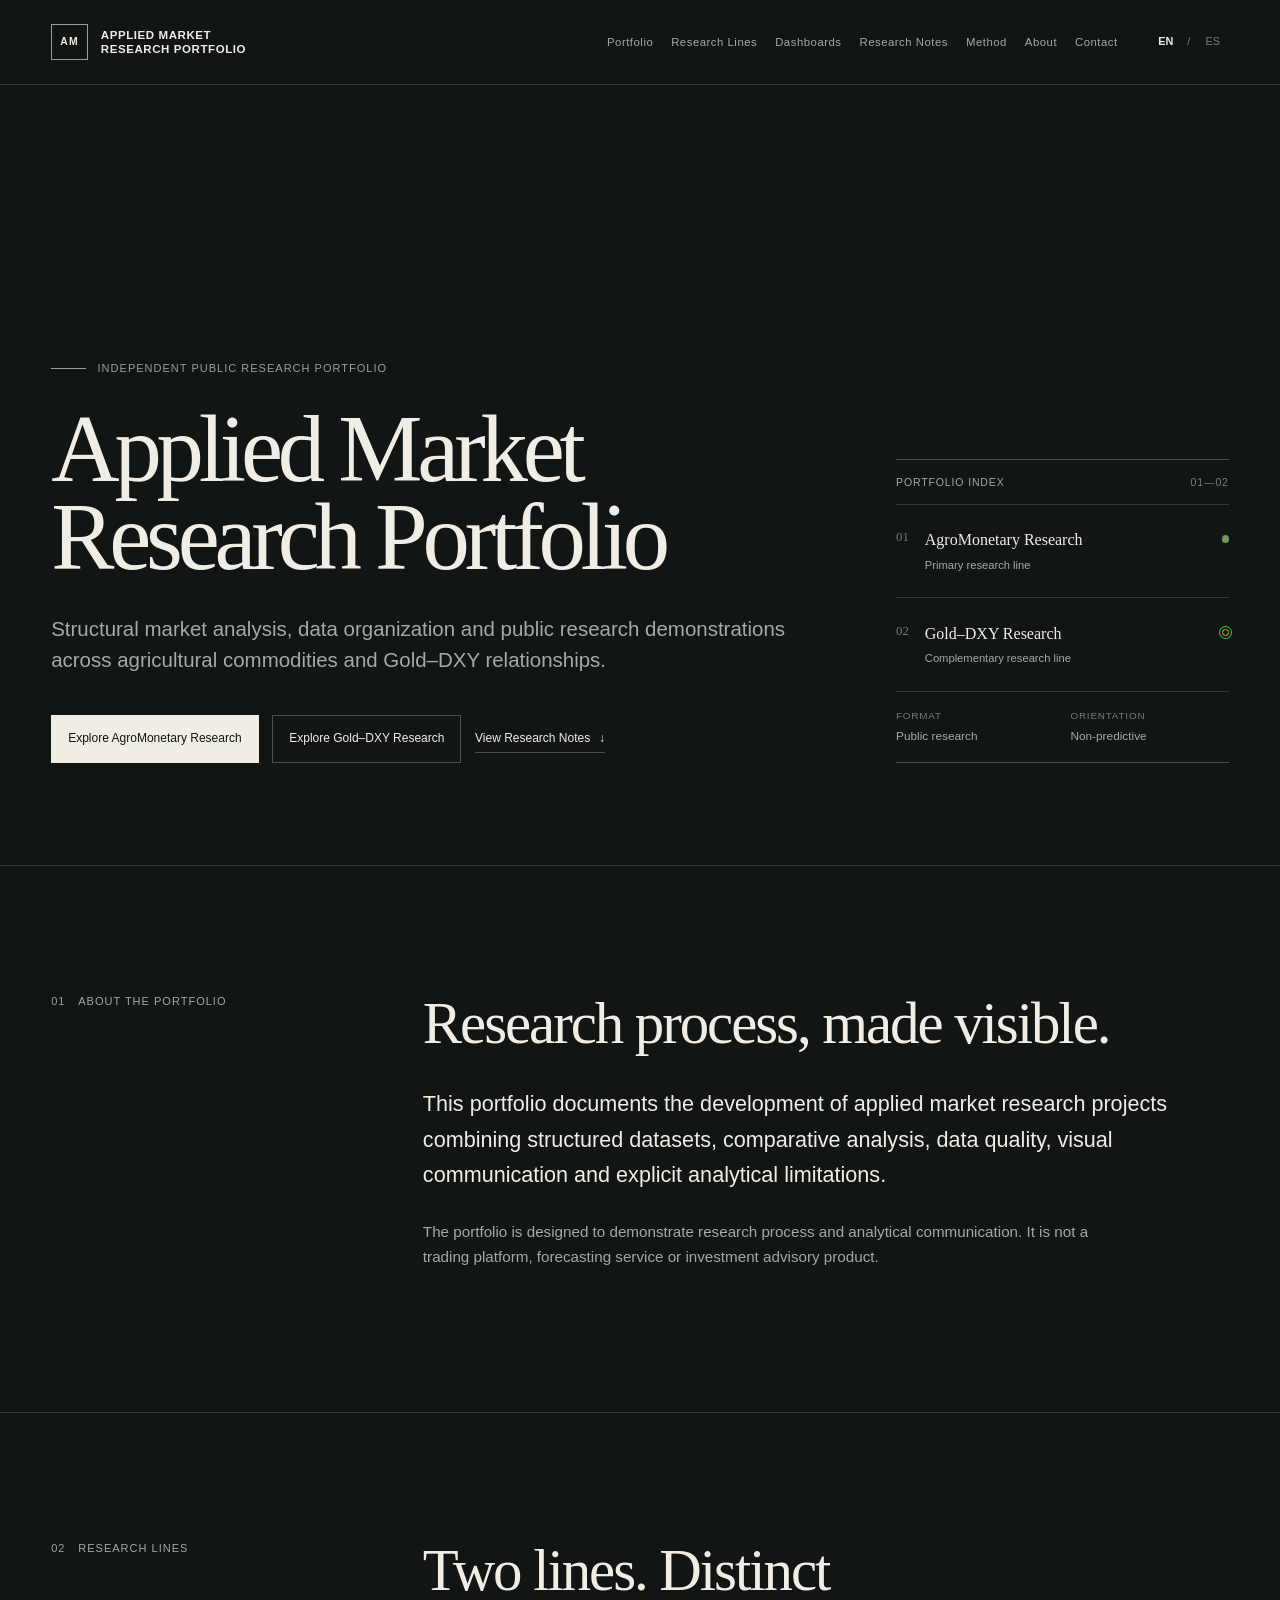
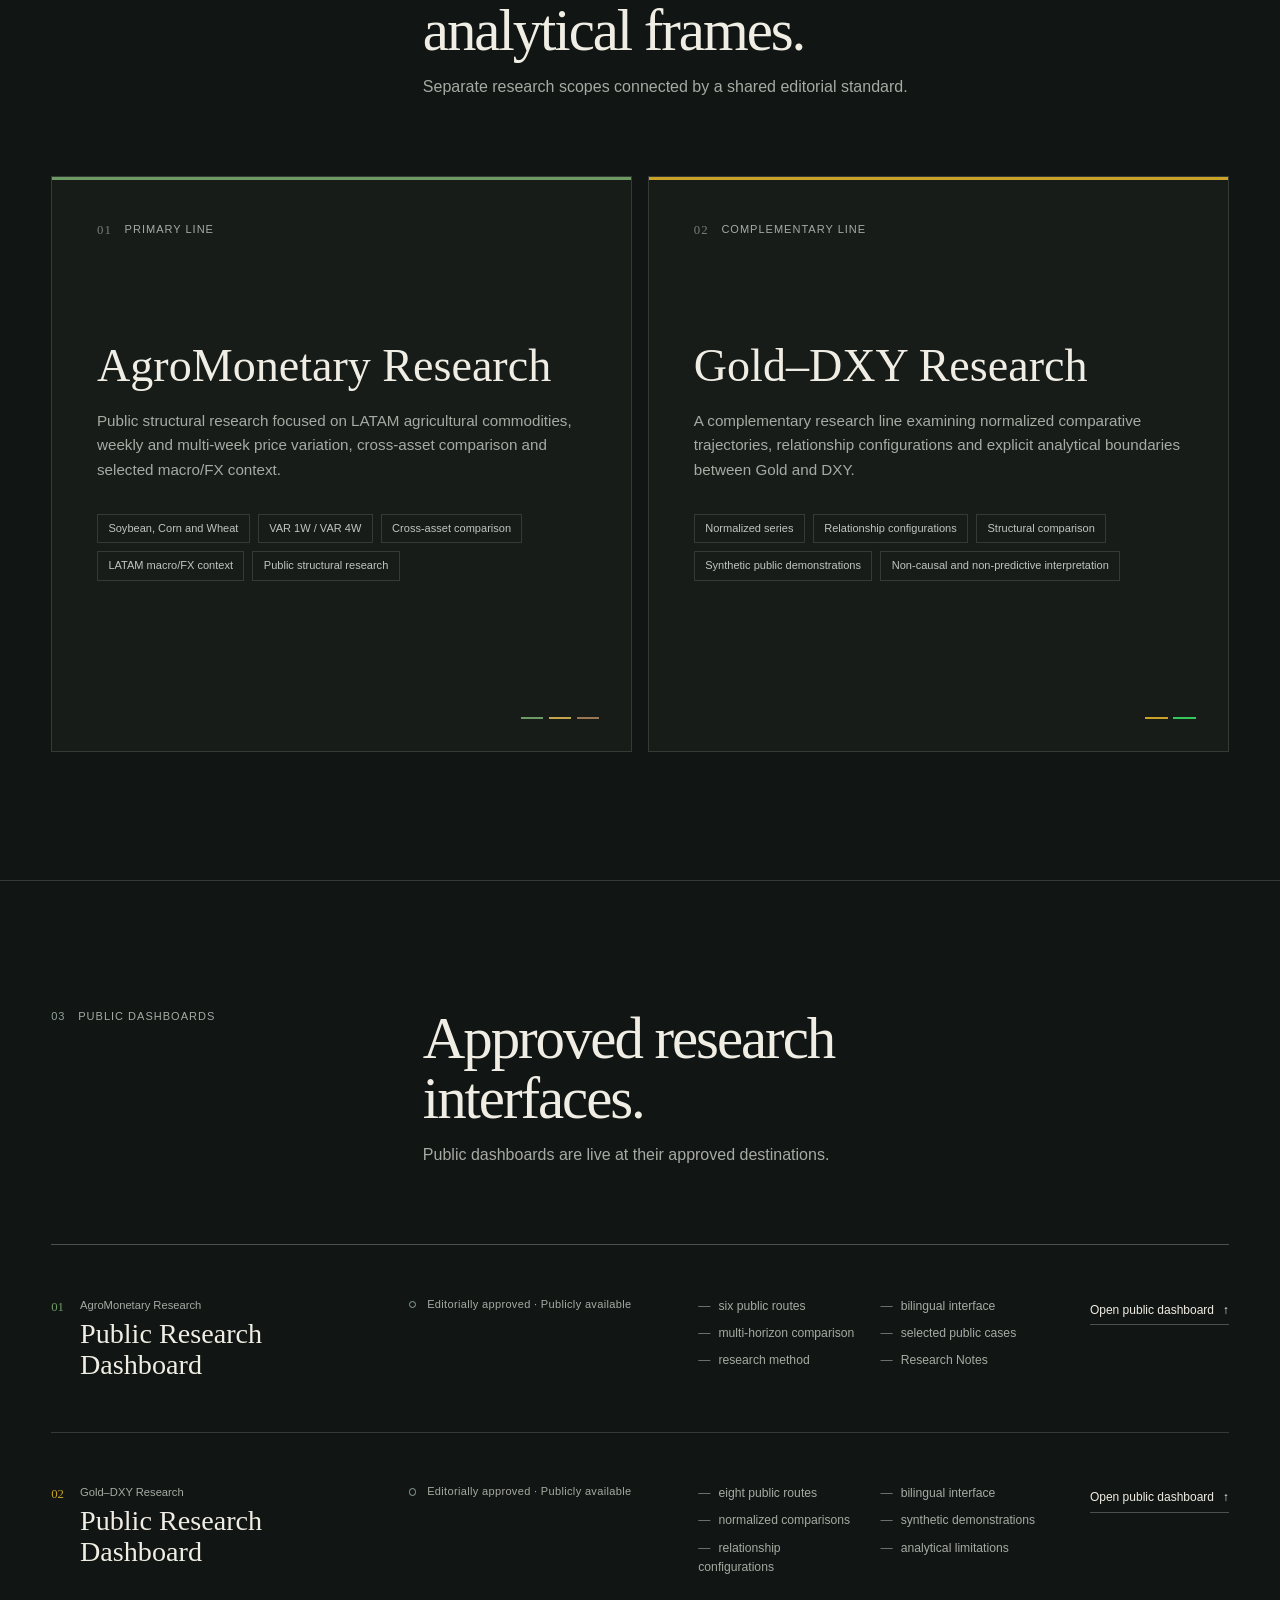
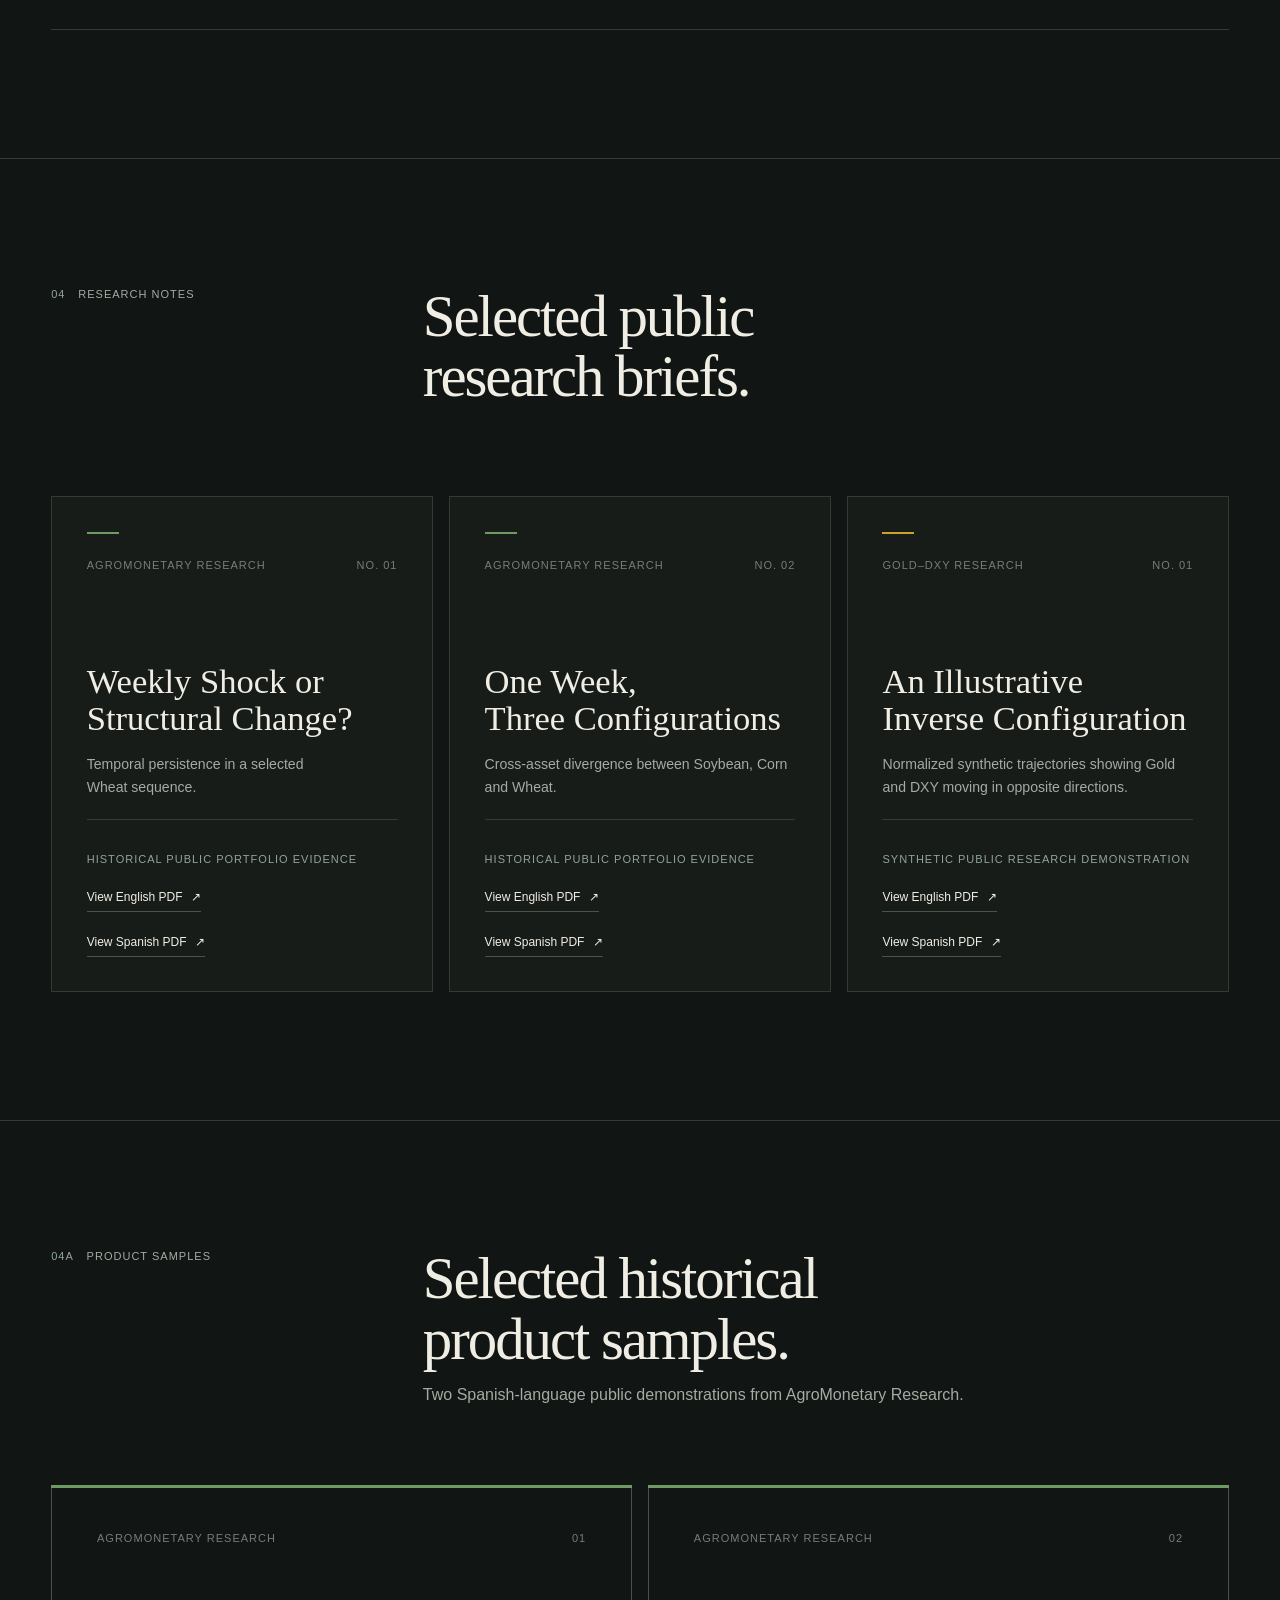
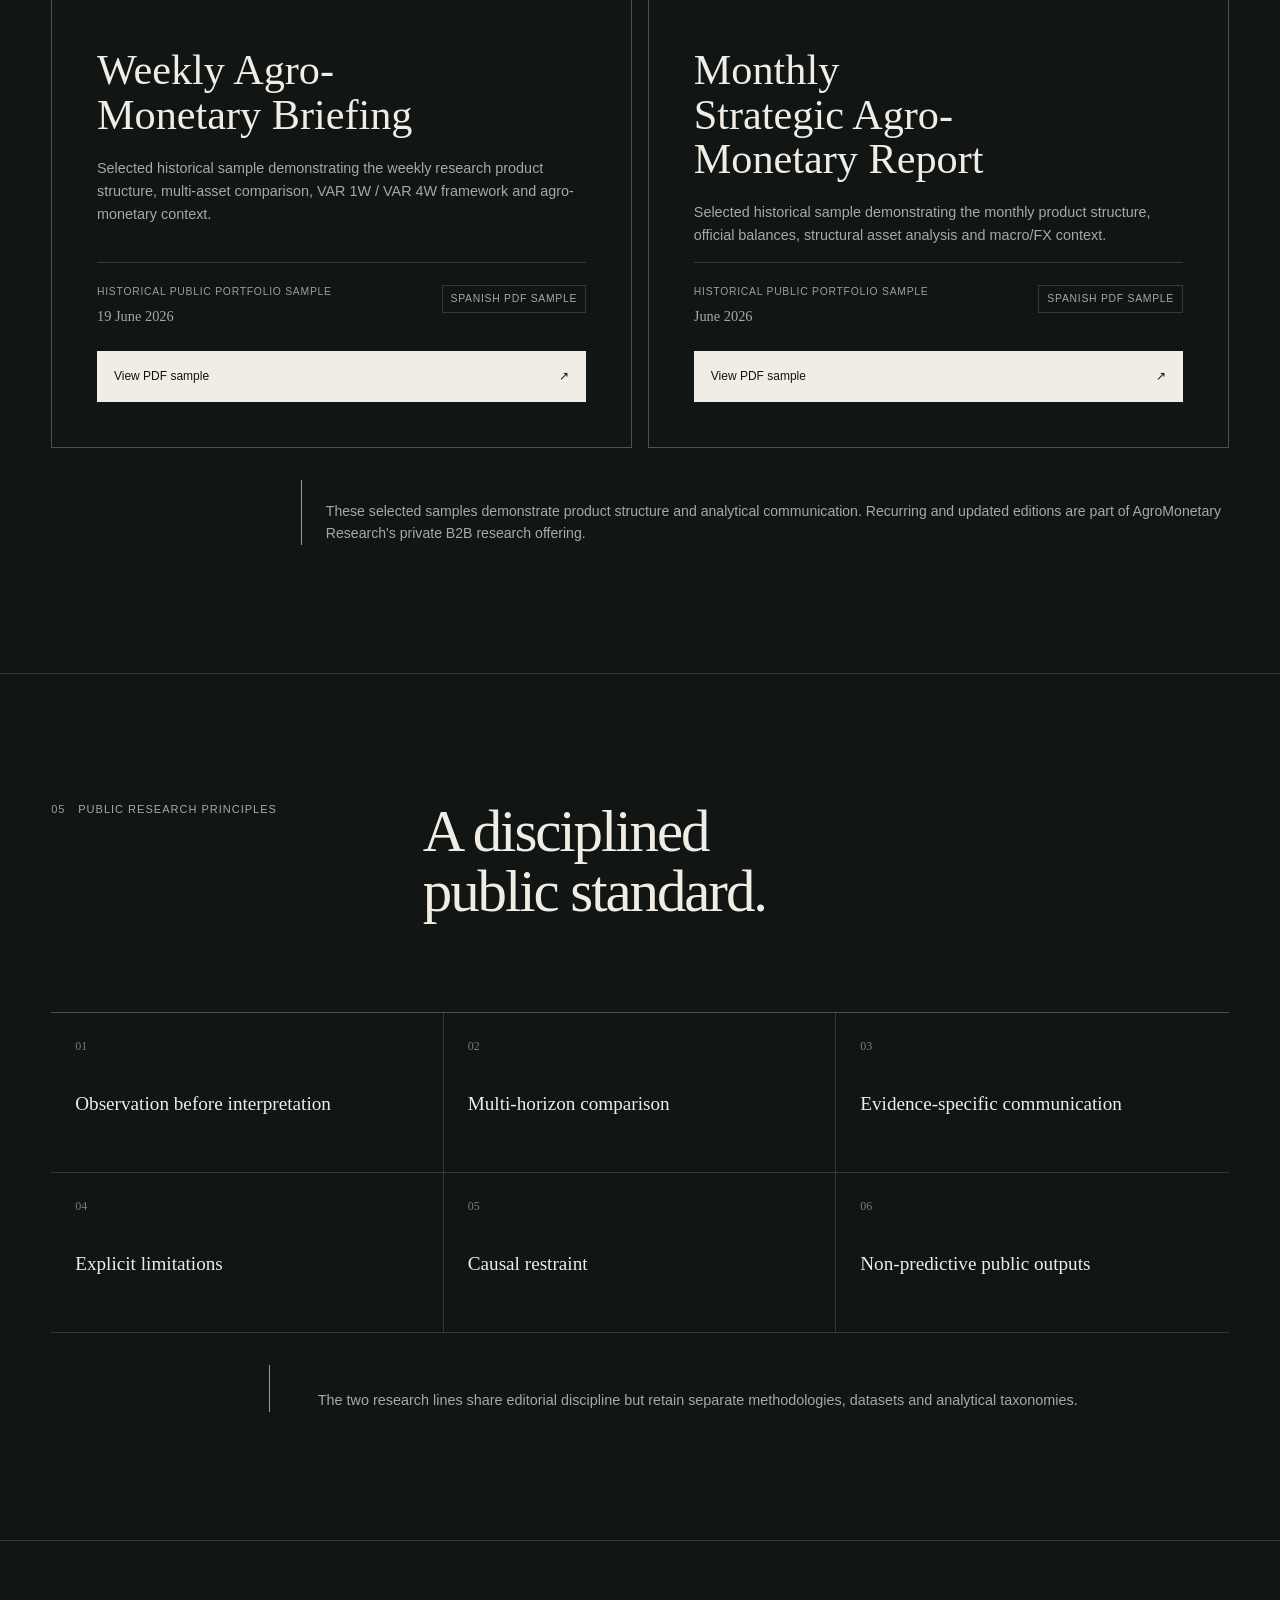
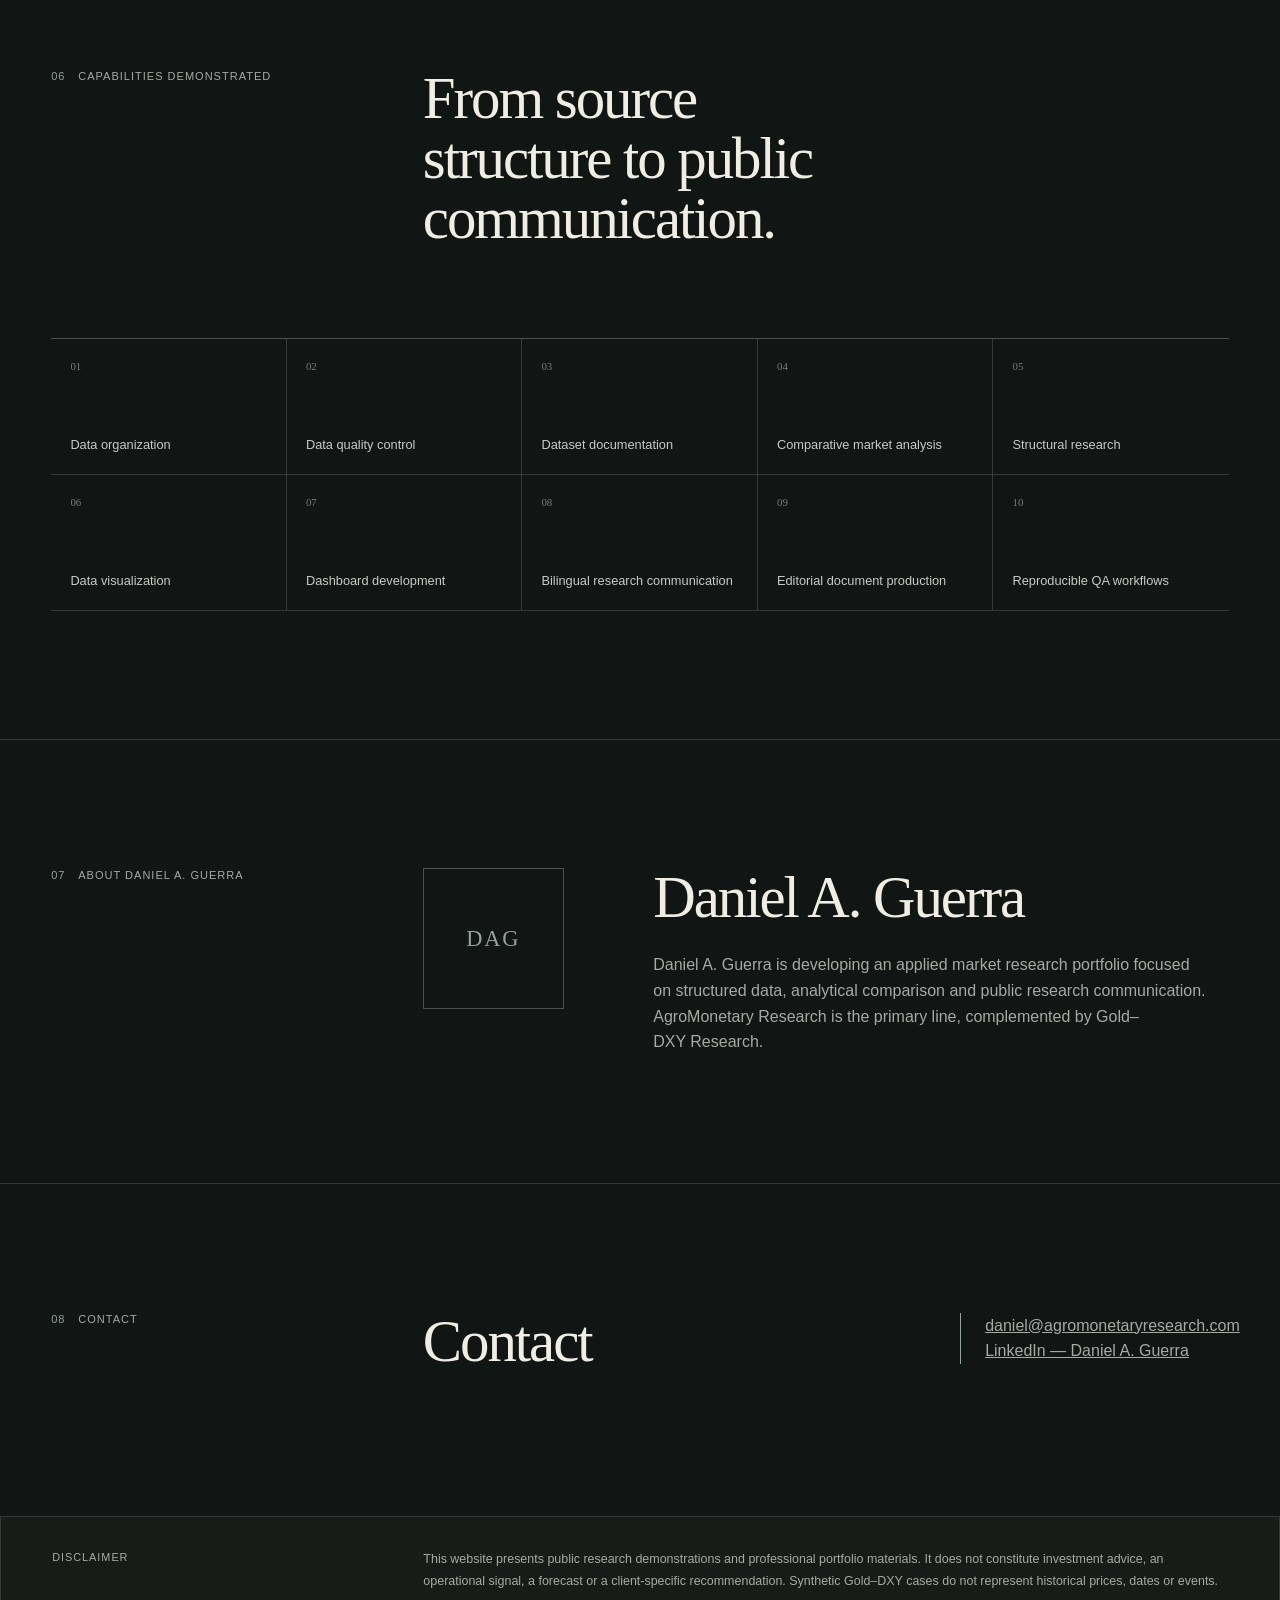
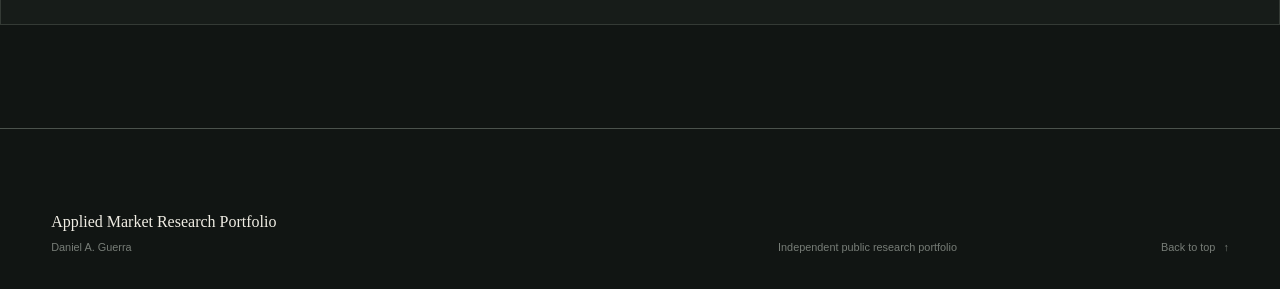
<file: index.html>
<!doctype html>
<html lang="en" data-language="en">
  <head>
    <meta charset="utf-8">
    <meta name="viewport" content="width=device-width, initial-scale=1">
    <meta name="description" content="Applied market research portfolio by Daniel A. Guerra, connecting AgroMonetary Research and Gold–DXY Research.">
    <meta name="theme-color" content="#111513">
    <title>Applied Market Research Portfolio — Daniel A. Guerra</title>
    <link rel="canonical" href="https://agromonetaryresearch.com/">
    <link rel="stylesheet" href="styles.css">
    <script src="script.js" defer></script>
  </head>
  <body>
    <a class="skip-link" href="#main-content">
      <span class="lang-en">Skip to main content</span>
      <span class="lang-es" lang="es">Ir al contenido principal</span>
    </a>

    <header class="site-header" id="portfolio">
      <div class="header-inner">
        <a class="brand" href="#portfolio" aria-label="Applied Market Research Portfolio — home">
          <span class="brand-mark" aria-hidden="true">AM</span>
          <span class="brand-text">Applied Market<br>Research Portfolio</span>
        </a>

        <button class="menu-toggle" type="button" aria-expanded="false" aria-controls="primary-navigation">
          <span class="lang-en">Menu</span>
          <span class="lang-es" lang="es">Menú</span>
          <span class="menu-icon" aria-hidden="true"><i></i><i></i></span>
        </button>

        <nav class="primary-nav" id="primary-navigation" aria-label="Primary navigation">
          <a href="#portfolio">
            <span class="lang-en">Portfolio</span><span class="lang-es" lang="es">Portafolio</span>
          </a>
          <a href="#research-lines">
            <span class="lang-en">Research Lines</span><span class="lang-es" lang="es">Líneas</span>
          </a>
          <a href="#dashboards">
            <span class="lang-en">Dashboards</span><span class="lang-es" lang="es">Dashboards</span>
          </a>
          <a href="#research-notes">Research Notes</a>
          <a href="#method">
            <span class="lang-en">Method</span><span class="lang-es" lang="es">Método</span>
          </a>
          <a href="#about">
            <span class="lang-en">About</span><span class="lang-es" lang="es">Perfil</span>
          </a>
          <a href="#contact">
            <span class="lang-en">Contact</span><span class="lang-es" lang="es">Contacto</span>
          </a>
        </nav>

        <div class="language-control" role="group" aria-label="Language selection">
          <button type="button" data-set-language="en" aria-pressed="true">EN</button>
          <span aria-hidden="true">/</span>
          <button type="button" data-set-language="es" aria-pressed="false">ES</button>
        </div>
      </div>
    </header>

    <main id="main-content">
      <section class="hero section-shell" aria-labelledby="hero-title">
        <div class="hero-copy">
          <p class="eyebrow">
            <span class="lang-en">Independent public research portfolio</span>
            <span class="lang-es" lang="es">Portafolio público de investigación independiente</span>
          </p>
          <h1 id="hero-title">
            <span class="lang-en">Applied Market<br>Research Portfolio</span>
            <span class="lang-es" lang="es">Portafolio de Investigación<br>Aplicada de Mercados</span>
          </h1>
          <p class="hero-lede">
            <span class="lang-en">Structural market analysis, data organization and public research demonstrations across agricultural commodities and Gold–DXY relationships.</span>
            <span class="lang-es" lang="es">Análisis estructural de mercados, organización de datos y demostraciones públicas de investigación sobre commodities agrícolas y relaciones Gold–DXY.</span>
          </p>
          <div class="hero-actions" aria-label="Portfolio entry points">
            <a class="button button-primary" href="#agromonetary">
              <span class="lang-en">Explore AgroMonetary Research</span>
              <span class="lang-es" lang="es">Explorar AgroMonetary Research</span>
            </a>
            <a class="button button-secondary" href="#gold-dxy">
              <span class="lang-en">Explore Gold–DXY Research</span>
              <span class="lang-es" lang="es">Explorar Gold–DXY Research</span>
            </a>
            <a class="text-link" href="#research-notes">
              <span class="lang-en">View Research Notes</span>
              <span class="lang-es" lang="es">Ver Research Notes</span>
              <span aria-hidden="true">↓</span>
            </a>
          </div>
        </div>

        <aside class="hero-index" aria-label="Portfolio summary">
          <div class="index-heading">
            <span class="lang-en">Portfolio index</span>
            <span class="lang-es" lang="es">Índice del portafolio</span>
            <span class="index-number">01—02</span>
          </div>
          <ol>
            <li>
              <span class="line-number">01</span>
              <div>
                <strong>AgroMonetary Research</strong>
                <span class="lang-en">Primary research line</span>
                <span class="lang-es" lang="es">Línea principal</span>
              </div>
              <span class="index-dot agro-dot" aria-hidden="true"></span>
            </li>
            <li>
              <span class="line-number">02</span>
              <div>
                <strong>Gold–DXY Research</strong>
                <span class="lang-en">Complementary research line</span>
                <span class="lang-es" lang="es">Línea complementaria</span>
              </div>
              <span class="index-dot gold-dot" aria-hidden="true"></span>
            </li>
          </ol>
          <dl class="hero-meta">
            <div>
              <dt><span class="lang-en">Format</span><span class="lang-es" lang="es">Formato</span></dt>
              <dd><span class="lang-en">Public research</span><span class="lang-es" lang="es">Investigación pública</span></dd>
            </div>
            <div>
              <dt><span class="lang-en">Orientation</span><span class="lang-es" lang="es">Orientación</span></dt>
              <dd><span class="lang-en">Non-predictive</span><span class="lang-es" lang="es">No predictiva</span></dd>
            </div>
          </dl>
        </aside>
      </section>

      <section class="about-portfolio section-shell rule-top" aria-labelledby="portfolio-heading">
        <div class="section-label"><span>01</span><span class="lang-en">About the Portfolio</span><span class="lang-es" lang="es">Sobre el portafolio</span></div>
        <div class="section-content editorial-copy">
          <h2 id="portfolio-heading">
            <span class="lang-en">Research process, made visible.</span>
            <span class="lang-es" lang="es">El proceso de investigación, visible.</span>
          </h2>
          <p>
            <span class="lang-en">This portfolio documents the development of applied market research projects combining structured datasets, comparative analysis, data quality, visual communication and explicit analytical limitations.</span>
            <span class="lang-es" lang="es">Este portafolio documenta el desarrollo de proyectos de investigación aplicada de mercados que combinan datasets estructurados, análisis comparativo, calidad de datos, comunicación visual y limitaciones analíticas explícitas.</span>
          </p>
          <p class="muted-copy">
            <span class="lang-en">The portfolio is designed to demonstrate research process and analytical communication. It is not a trading platform, forecasting service or investment advisory product.</span>
            <span class="lang-es" lang="es">El portafolio está diseñado para demostrar procesos de investigación y comunicación analítica. No es una plataforma de trading, un servicio de previsión ni un producto de asesoramiento de inversión.</span>
          </p>
        </div>
      </section>

      <section class="research-section section-shell rule-top" id="research-lines" aria-labelledby="research-lines-heading">
        <div class="section-intro">
          <div class="section-label"><span>02</span><span class="lang-en">Research Lines</span><span class="lang-es" lang="es">Líneas de investigación</span></div>
          <div>
            <h2 id="research-lines-heading">
              <span class="lang-en">Two lines. Distinct analytical frames.</span>
              <span class="lang-es" lang="es">Dos líneas. Marcos analíticos distintos.</span>
            </h2>
            <p class="section-summary">
              <span class="lang-en">Separate research scopes connected by a shared editorial standard.</span>
              <span class="lang-es" lang="es">Ámbitos de investigación separados, conectados por un estándar editorial común.</span>
            </p>
          </div>
        </div>

        <div class="research-grid">
          <article class="research-panel research-panel-agro" id="agromonetary">
            <div class="panel-kicker"><span class="line-number">01</span><span class="lang-en">Primary line</span><span class="lang-es" lang="es">Línea principal</span></div>
            <h3>AgroMonetary Research</h3>
            <p>
              <span class="lang-en">Public structural research focused on LATAM agricultural commodities, weekly and multi-week price variation, cross-asset comparison and selected macro/FX context.</span>
              <span class="lang-es" lang="es">Investigación estructural pública centrada en commodities agrícolas de LATAM, variación semanal y multisemanal de precios, comparación entre activos y contexto macro/FX seleccionado.</span>
            </p>
            <ul class="tag-list" aria-label="AgroMonetary Research coverage">
              <li>Soybean, Corn and Wheat</li>
              <li>VAR 1W / VAR 4W</li>
              <li><span class="lang-en">Cross-asset comparison</span><span class="lang-es" lang="es">Comparación entre activos</span></li>
              <li><span class="lang-en">LATAM macro/FX context</span><span class="lang-es" lang="es">Contexto macro/FX de LATAM</span></li>
              <li><span class="lang-en">Public structural research</span><span class="lang-es" lang="es">Investigación estructural pública</span></li>
            </ul>
            <div class="crop-key" aria-hidden="true"><i></i><i></i><i></i></div>
          </article>

          <article class="research-panel research-panel-gold" id="gold-dxy">
            <div class="panel-kicker"><span class="line-number">02</span><span class="lang-en">Complementary line</span><span class="lang-es" lang="es">Línea complementaria</span></div>
            <h3>Gold–DXY Research</h3>
            <p>
              <span class="lang-en">A complementary research line examining normalized comparative trajectories, relationship configurations and explicit analytical boundaries between Gold and DXY.</span>
              <span class="lang-es" lang="es">Línea de investigación complementaria que examina trayectorias comparativas normalizadas, configuraciones de relación y límites analíticos explícitos entre el oro y el DXY.</span>
            </p>
            <ul class="tag-list" aria-label="Gold–DXY Research coverage">
              <li><span class="lang-en">Normalized series</span><span class="lang-es" lang="es">Series normalizadas</span></li>
              <li><span class="lang-en">Relationship configurations</span><span class="lang-es" lang="es">Configuraciones de relación</span></li>
              <li><span class="lang-en">Structural comparison</span><span class="lang-es" lang="es">Comparación estructural</span></li>
              <li><span class="lang-en">Synthetic public demonstrations</span><span class="lang-es" lang="es">Demostraciones públicas sintéticas</span></li>
              <li><span class="lang-en">Non-causal and non-predictive interpretation</span><span class="lang-es" lang="es">Interpretación no causal y no predictiva</span></li>
            </ul>
            <div class="series-key" aria-hidden="true"><i></i><i></i></div>
          </article>
        </div>
      </section>

      <section class="dashboards-section section-shell rule-top" id="dashboards" aria-labelledby="dashboards-heading">
        <div class="section-intro">
          <div class="section-label"><span>03</span><span class="lang-en">Public Dashboards</span><span class="lang-es" lang="es">Dashboards públicos</span></div>
          <div>
            <h2 id="dashboards-heading">
              <span class="lang-en">Approved research interfaces.</span>
              <span class="lang-es" lang="es">Interfaces de investigación aprobadas.</span>
            </h2>
            <p class="section-summary">
              <span class="lang-en">Public dashboards are live at their approved destinations.</span>
              <span class="lang-es" lang="es">Los dashboards públicos están activos en sus destinos aprobados.</span>
            </p>
          </div>
        </div>

        <div class="dashboard-list">
          <article class="dashboard-card dashboard-agro">
            <div class="dashboard-title">
              <span class="card-number">01</span>
              <div><p>AgroMonetary Research</p><h3>Public Research Dashboard</h3></div>
            </div>
            <div class="status"><span aria-hidden="true"></span><span class="lang-en">Editorially approved · Publicly available</span><span class="lang-es" lang="es">Aprobado editorialmente · Disponible públicamente</span></div>
            <ul>
              <li><span class="lang-en">six public routes</span><span class="lang-es" lang="es">seis rutas públicas</span></li>
              <li><span class="lang-en">bilingual interface</span><span class="lang-es" lang="es">interfaz bilingüe</span></li>
              <li><span class="lang-en">multi-horizon comparison</span><span class="lang-es" lang="es">comparación multihorizonte</span></li>
              <li><span class="lang-en">selected public cases</span><span class="lang-es" lang="es">casos públicos seleccionados</span></li>
              <li><span class="lang-en">research method</span><span class="lang-es" lang="es">método de investigación</span></li>
              <li>Research Notes</li>
            </ul>
            <a class="text-link" href="https://agromonetary-research.streamlit.app/" target="_blank" rel="noopener noreferrer"><span class="lang-en">Open public dashboard</span><span class="lang-es" lang="es">Abrir dashboard público</span><span aria-hidden="true">↑</span></a>
          </article>

          <article class="dashboard-card dashboard-gold">
            <div class="dashboard-title">
              <span class="card-number">02</span>
              <div><p>Gold–DXY Research</p><h3>Public Research Dashboard</h3></div>
            </div>
            <div class="status"><span aria-hidden="true"></span><span class="lang-en">Editorially approved · Publicly available</span><span class="lang-es" lang="es">Aprobado editorialmente · Disponible públicamente</span></div>
            <ul>
              <li><span class="lang-en">eight public routes</span><span class="lang-es" lang="es">ocho rutas públicas</span></li>
              <li><span class="lang-en">bilingual interface</span><span class="lang-es" lang="es">interfaz bilingüe</span></li>
              <li><span class="lang-en">normalized comparisons</span><span class="lang-es" lang="es">comparaciones normalizadas</span></li>
              <li><span class="lang-en">synthetic demonstrations</span><span class="lang-es" lang="es">demostraciones sintéticas</span></li>
              <li><span class="lang-en">relationship configurations</span><span class="lang-es" lang="es">configuraciones de relación</span></li>
              <li><span class="lang-en">analytical limitations</span><span class="lang-es" lang="es">limitaciones analíticas</span></li>
            </ul>
            <a class="text-link" href="https://gold-dxy-research.streamlit.app/" target="_blank" rel="noopener noreferrer"><span class="lang-en">Open public dashboard</span><span class="lang-es" lang="es">Abrir dashboard público</span><span aria-hidden="true">↑</span></a>
          </article>
        </div>
      </section>

      <section class="notes-section section-shell rule-top" id="research-notes" aria-labelledby="notes-heading">
        <div class="section-intro">
          <div class="section-label"><span>04</span><span>Research Notes</span></div>
          <div>
            <h2 id="notes-heading">
              <span class="lang-en">Selected public research briefs.</span>
              <span class="lang-es" lang="es">Notas públicas de investigación seleccionadas.</span>
            </h2>
          </div>
        </div>

        <div class="notes-grid">
          <article class="note-card note-agro">
            <div class="note-meta"><span>AgroMonetary Research</span><span>No. 01</span></div>
            <h3><span class="lang-en">Weekly Shock or Structural Change?</span><span class="lang-es" lang="es">¿Shock semanal o cambio estructural?</span></h3>
            <p><span class="lang-en">Temporal persistence in a selected Wheat sequence.</span><span class="lang-es" lang="es">Persistencia temporal en una secuencia seleccionada de Wheat.</span></p>
            <div class="note-footer">
              <span class="evidence-label"><span class="lang-en">Historical public portfolio evidence</span><span class="lang-es" lang="es">Evidencia histórica pública del portafolio</span></span>
              <a class="text-link" href="assets/documents/agro/AMR_Research_Note_01_EN.pdf" target="_blank" rel="noopener noreferrer" type="application/pdf"><span class="lang-en">View English PDF</span><span class="lang-es" lang="es">Ver PDF en inglés</span><span aria-hidden="true">↗</span></a>
              <a class="text-link" href="assets/documents/agro/AMR_Research_Note_01_ES.pdf" target="_blank" rel="noopener noreferrer" type="application/pdf"><span class="lang-en">View Spanish PDF</span><span class="lang-es" lang="es">Ver PDF en español</span><span aria-hidden="true">↗</span></a>
            </div>
          </article>

          <article class="note-card note-agro">
            <div class="note-meta"><span>AgroMonetary Research</span><span>No. 02</span></div>
            <h3><span class="lang-en">One Week, Three Configurations</span><span class="lang-es" lang="es">Una semana, tres configuraciones</span></h3>
            <p><span class="lang-en">Cross-asset divergence between Soybean, Corn and Wheat.</span><span class="lang-es" lang="es">Divergencia entre Soybean, Corn y Wheat.</span></p>
            <div class="note-footer">
              <span class="evidence-label"><span class="lang-en">Historical public portfolio evidence</span><span class="lang-es" lang="es">Evidencia histórica pública del portafolio</span></span>
              <a class="text-link" href="assets/documents/agro/AMR_Research_Note_02_EN.pdf" target="_blank" rel="noopener noreferrer" type="application/pdf"><span class="lang-en">View English PDF</span><span class="lang-es" lang="es">Ver PDF en inglés</span><span aria-hidden="true">↗</span></a>
              <a class="text-link" href="assets/documents/agro/AMR_Research_Note_02_ES.pdf" target="_blank" rel="noopener noreferrer" type="application/pdf"><span class="lang-en">View Spanish PDF</span><span class="lang-es" lang="es">Ver PDF en español</span><span aria-hidden="true">↗</span></a>
            </div>
          </article>

          <article class="note-card note-gold">
            <div class="note-meta"><span>Gold–DXY Research</span><span>No. 01</span></div>
            <h3><span class="lang-en">An Illustrative Inverse Configuration</span><span class="lang-es" lang="es">Una configuración inversa ilustrativa</span></h3>
            <p><span class="lang-en">Normalized synthetic trajectories showing Gold and DXY moving in opposite directions.</span><span class="lang-es" lang="es">Trayectorias sintéticas normalizadas que muestran Gold y DXY moviéndose en direcciones opuestas.</span></p>
            <div class="note-footer">
              <span class="evidence-label"><span class="lang-en">Synthetic public research demonstration</span><span class="lang-es" lang="es">Demostración pública de investigación sintética</span></span>
              <a class="text-link" href="assets/documents/gold-dxy/Gold_DXY_Research_Note_01_EN.pdf" target="_blank" rel="noopener noreferrer" type="application/pdf"><span class="lang-en">View English PDF</span><span class="lang-es" lang="es">Ver PDF en inglés</span><span aria-hidden="true">↗</span></a>
              <a class="text-link" href="assets/documents/gold-dxy/Gold_DXY_Research_Note_01_ES.pdf" target="_blank" rel="noopener noreferrer" type="application/pdf"><span class="lang-en">View Spanish PDF</span><span class="lang-es" lang="es">Ver PDF en español</span><span aria-hidden="true">↗</span></a>
            </div>
          </article>
        </div>
      </section>

      <section class="samples-section section-shell rule-top" id="product-samples" aria-labelledby="samples-heading">
        <div class="section-intro">
          <div class="section-label"><span>04A</span><span class="lang-en">Product Samples</span><span class="lang-es" lang="es">Muestras de producto</span></div>
          <div>
            <h2 id="samples-heading">
              <span class="lang-en">Selected historical product samples.</span>
              <span class="lang-es" lang="es">Muestras históricas de producto seleccionadas.</span>
            </h2>
            <p class="section-summary">
              <span class="lang-en">Two Spanish-language public demonstrations from AgroMonetary Research.</span>
              <span class="lang-es" lang="es">Dos demostraciones públicas en español de AgroMonetary Research.</span>
            </p>
          </div>
        </div>

        <div class="samples-grid">
          <article class="sample-card">
            <div class="sample-kicker"><span>AgroMonetary Research</span><span>01</span></div>
            <h3>
              <span class="lang-en">Weekly Agro-Monetary Briefing</span>
              <span class="lang-es" lang="es">Briefing Agro-Monetario Semanal</span>
            </h3>
            <p>
              <span class="lang-en">Selected historical sample demonstrating the weekly research product structure, multi-asset comparison, VAR 1W / VAR 4W framework and agro-monetary context.</span>
              <span class="lang-es" lang="es">Muestra histórica seleccionada que presenta la estructura del producto semanal, comparación entre activos, marco VAR 1W / VAR 4W y contexto agro-monetario.</span>
            </p>
            <div class="sample-meta">
              <div>
                <span class="sample-status"><span class="lang-en">Historical public portfolio sample</span><span class="lang-es" lang="es">Muestra pública histórica de portafolio</span></span>
                <time datetime="2026-06-19"><span class="lang-en">19 June 2026</span><span class="lang-es" lang="es">19 de junio de 2026</span></time>
              </div>
              <span class="sample-language"><span class="lang-en">Spanish PDF sample</span><span class="lang-es" lang="es">Muestra PDF en español</span></span>
            </div>
            <a class="sample-link" href="assets/documents/agro/AMR_Weekly_Briefing_Public_Sample_ES.pdf" target="_blank" rel="noopener" type="application/pdf">
              <span class="lang-en">View PDF sample</span><span class="lang-es" lang="es">Ver muestra PDF</span><span aria-hidden="true">↗</span>
            </a>
          </article>

          <article class="sample-card">
            <div class="sample-kicker"><span>AgroMonetary Research</span><span>02</span></div>
            <h3>
              <span class="lang-en">Monthly Strategic Agro-Monetary Report</span>
              <span class="lang-es" lang="es">Informe Estratégico Agro-Monetario Mensual</span>
            </h3>
            <p>
              <span class="lang-en">Selected historical sample demonstrating the monthly product structure, official balances, structural asset analysis and macro/FX context.</span>
              <span class="lang-es" lang="es">Muestra histórica seleccionada que presenta la estructura del producto mensual, balances oficiales, análisis estructural por activo y contexto macro/FX.</span>
            </p>
            <div class="sample-meta">
              <div>
                <span class="sample-status"><span class="lang-en">Historical public portfolio sample</span><span class="lang-es" lang="es">Muestra pública histórica de portafolio</span></span>
                <time datetime="2026-06"><span class="lang-en">June 2026</span><span class="lang-es" lang="es">Junio de 2026</span></time>
              </div>
              <span class="sample-language"><span class="lang-en">Spanish PDF sample</span><span class="lang-es" lang="es">Muestra PDF en español</span></span>
            </div>
            <a class="sample-link" href="assets/documents/agro/AMR_Monthly_Strategic_Report_Public_Sample_ES.pdf" target="_blank" rel="noopener" type="application/pdf">
              <span class="lang-en">View PDF sample</span><span class="lang-es" lang="es">Ver muestra PDF</span><span aria-hidden="true">↗</span>
            </a>
          </article>
        </div>

        <p class="samples-clarification">
          <span class="lang-en">These selected samples demonstrate product structure and analytical communication. Recurring and updated editions are part of AgroMonetary Research's private B2B research offering.</span>
          <span class="lang-es" lang="es">Estas muestras seleccionadas demuestran la estructura del producto y la comunicación analítica. Las ediciones recurrentes y actualizadas forman parte de la oferta privada de investigación B2B de AgroMonetary Research.</span>
        </p>
      </section>

      <section class="principles-section section-shell rule-top" id="method" aria-labelledby="principles-heading">
        <div class="section-intro">
          <div class="section-label"><span>05</span><span class="lang-en">Public Research Principles</span><span class="lang-es" lang="es">Principios de investigación pública</span></div>
          <div>
            <h2 id="principles-heading">
              <span class="lang-en">A disciplined public standard.</span>
              <span class="lang-es" lang="es">Un estándar público disciplinado.</span>
            </h2>
          </div>
        </div>

        <ol class="principles-grid">
          <li><span>01</span><strong class="lang-en">Observation before interpretation</strong><strong class="lang-es" lang="es">Observación antes que interpretación</strong></li>
          <li><span>02</span><strong class="lang-en">Multi-horizon comparison</strong><strong class="lang-es" lang="es">Comparación multihorizonte</strong></li>
          <li><span>03</span><strong class="lang-en">Evidence-specific communication</strong><strong class="lang-es" lang="es">Comunicación específica de la evidencia</strong></li>
          <li><span>04</span><strong class="lang-en">Explicit limitations</strong><strong class="lang-es" lang="es">Limitaciones explícitas</strong></li>
          <li><span>05</span><strong class="lang-en">Causal restraint</strong><strong class="lang-es" lang="es">Prudencia causal</strong></li>
          <li><span>06</span><strong class="lang-en">Non-predictive public outputs</strong><strong class="lang-es" lang="es">Productos públicos no predictivos</strong></li>
        </ol>

        <p class="method-clarification">
          <span class="lang-en">The two research lines share editorial discipline but retain separate methodologies, datasets and analytical taxonomies.</span>
          <span class="lang-es" lang="es">Las dos líneas comparten disciplina editorial, pero conservan metodologías, datasets y taxonomías analíticas independientes.</span>
        </p>
      </section>

      <section class="capabilities-section section-shell rule-top" aria-labelledby="capabilities-heading">
        <div class="section-intro">
          <div class="section-label"><span>06</span><span class="lang-en">Capabilities Demonstrated</span><span class="lang-es" lang="es">Capacidades demostradas</span></div>
          <h2 id="capabilities-heading">
            <span class="lang-en">From source structure to public communication.</span>
            <span class="lang-es" lang="es">De la estructura de fuentes a la comunicación pública.</span>
          </h2>
        </div>
        <ul class="capabilities-grid">
          <li><span>01</span><span class="lang-en">Data organization</span><span class="lang-es" lang="es">Organización de datos</span></li>
          <li><span>02</span><span class="lang-en">Data quality control</span><span class="lang-es" lang="es">Control de calidad de datos</span></li>
          <li><span>03</span><span class="lang-en">Dataset documentation</span><span class="lang-es" lang="es">Documentación de datasets</span></li>
          <li><span>04</span><span class="lang-en">Comparative market analysis</span><span class="lang-es" lang="es">Análisis comparativo de mercados</span></li>
          <li><span>05</span><span class="lang-en">Structural research</span><span class="lang-es" lang="es">Investigación estructural</span></li>
          <li><span>06</span><span class="lang-en">Data visualization</span><span class="lang-es" lang="es">Visualización de datos</span></li>
          <li><span>07</span><span class="lang-en">Dashboard development</span><span class="lang-es" lang="es">Desarrollo de dashboards</span></li>
          <li><span>08</span><span class="lang-en">Bilingual research communication</span><span class="lang-es" lang="es">Comunicación bilingüe de investigación</span></li>
          <li><span>09</span><span class="lang-en">Editorial document production</span><span class="lang-es" lang="es">Producción editorial de documentos</span></li>
          <li><span>10</span><span class="lang-en">Reproducible QA workflows</span><span class="lang-es" lang="es">Flujos de QA reproducibles</span></li>
        </ul>
      </section>

      <section class="profile-section section-shell rule-top" id="about" aria-labelledby="profile-heading">
        <div class="section-label"><span>07</span><span class="lang-en">About Daniel A. Guerra</span><span class="lang-es" lang="es">Sobre Daniel A. Guerra</span></div>
        <div class="profile-content">
          <p class="profile-initials" aria-hidden="true">DAG</p>
          <div>
            <h2 id="profile-heading">Daniel A. Guerra</h2>
            <p>
              <span class="lang-en">Daniel A. Guerra is developing an applied market research portfolio focused on structured data, analytical comparison and public research communication. AgroMonetary Research is the primary line, complemented by Gold–DXY Research.</span>
              <span class="lang-es" lang="es">Daniel A. Guerra desarrolla un portafolio de investigación aplicada de mercados centrado en datos estructurados, comparación analítica y comunicación pública de investigación. AgroMonetary Research es la línea principal, complementada por Gold–DXY Research.</span>
            </p>
          </div>
        </div>
      </section>

      <section class="contact-section section-shell rule-top" id="contact" aria-labelledby="contact-heading">
        <div class="section-label"><span>08</span><span class="lang-en">Contact</span><span class="lang-es" lang="es">Contacto</span></div>
        <div class="contact-content">
          <h2 id="contact-heading">
            <span class="lang-en">Contact</span>
            <span class="lang-es" lang="es">Contacto</span>
          </h2>
          <p>
            <a href="mailto:daniel@agromonetaryresearch.com">daniel@agromonetaryresearch.com</a><br>
            <a href="https://www.linkedin.com/in/daniel-a-guerra" target="_blank" rel="noopener noreferrer">LinkedIn — Daniel A. Guerra</a>
          </p>
        </div>
      </section>

      <section class="disclaimer-section section-shell" aria-labelledby="disclaimer-heading">
        <h2 id="disclaimer-heading"><span class="lang-en">Disclaimer</span><span class="lang-es" lang="es">Aviso legal</span></h2>
        <p>
          <span class="lang-en">This website presents public research demonstrations and professional portfolio materials. It does not constitute investment advice, an operational signal, a forecast or a client-specific recommendation. Synthetic Gold–DXY cases do not represent historical prices, dates or events.</span>
          <span class="lang-es" lang="es">Este sitio presenta demostraciones públicas de investigación y materiales de portafolio profesional. No constituye asesoramiento de inversión, una señal operativa, una previsión ni una recomendación específica para clientes. Los casos sintéticos Gold–DXY no representan precios, fechas ni acontecimientos históricos.</span>
        </p>
      </section>
    </main>

    <footer class="site-footer">
      <div class="section-shell footer-inner">
        <div>
          <strong>Applied Market Research Portfolio</strong>
          <span>Daniel A. Guerra</span>
        </div>
        <p><span class="lang-en">Independent public research portfolio</span><span class="lang-es" lang="es">Portafolio público de investigación independiente</span></p>
        <a href="#portfolio"><span class="lang-en">Back to top</span><span class="lang-es" lang="es">Volver arriba</span><span aria-hidden="true">↑</span></a>
      </div>
    </footer>
  </body>
</html>
</file>
<file: styles.css>
:root {
  color-scheme: dark;
  --bg: #111513;
  --surface: #171c19;
  --surface-raised: #1c211e;
  --text: #f0ede4;
  --muted: #a7aaa3;
  --faint: #777d77;
  --border: #343a35;
  --border-strong: #4b524c;
  --accent: #92a49a;
  --accent-dark: #29362f;
  --soy: #6e9a64;
  --corn: #c4a44d;
  --wheat: #9a7653;
  --gold: #c9a227;
  --dxy: #34c759;
  --max-width: 1280px;
  --gutter: clamp(1.25rem, 4vw, 4rem);
  --section-space: clamp(5rem, 10vw, 9rem);
  --sans: Inter, "Helvetica Neue", Helvetica, Arial, sans-serif;
  --serif: Georgia, "Times New Roman", serif;
}

*,
*::before,
*::after {
  box-sizing: border-box;
}

html {
  scroll-behavior: smooth;
  scroll-padding-top: 6rem;
}

body {
  margin: 0;
  min-width: 320px;
  overflow-x: hidden;
  background: var(--bg);
  color: var(--text);
  font-family: var(--sans);
  font-size: 1rem;
  line-height: 1.6;
  -webkit-font-smoothing: antialiased;
}

button,
a {
  font: inherit;
}

a {
  color: inherit;
}

button {
  color: inherit;
}

h1,
h2,
h3,
p {
  margin-top: 0;
}

h1,
h2,
h3 {
  text-wrap: balance;
}

p {
  text-wrap: pretty;
}

.lang-es {
  display: none !important;
}

html[data-language="es"] .lang-en {
  display: none !important;
}

html[data-language="es"] .lang-es {
  display: inline !important;
}

.skip-link {
  position: fixed;
  z-index: 100;
  top: 0;
  left: 0;
  width: 1px;
  height: 1px;
  margin: -1px;
  padding: 0;
  overflow: hidden;
  clip: rect(0 0 0 0);
  clip-path: inset(50%);
  white-space: nowrap;
  border: 0;
  background: var(--text);
  color: var(--bg);
  text-decoration: none;
}

.skip-link:focus,
.skip-link:focus-visible {
  top: 0.75rem;
  left: 0.75rem;
  width: auto;
  height: auto;
  margin: 0;
  padding: 0.7rem 1rem;
  overflow: visible;
  clip: auto;
  clip-path: none;
  white-space: normal;
}

:focus-visible {
  outline: 2px solid var(--text);
  outline-offset: 4px;
}

.section-shell {
  width: min(100%, var(--max-width));
  margin-inline: auto;
  padding-inline: var(--gutter);
}

.site-header {
  position: relative;
  z-index: 20;
  border-bottom: 1px solid var(--border);
  background: rgba(17, 21, 19, 0.97);
}

.header-inner {
  display: grid;
  grid-template-columns: minmax(14rem, 1fr) auto auto;
  align-items: center;
  gap: 2rem;
  width: min(100%, var(--max-width));
  min-height: 5.25rem;
  margin-inline: auto;
  padding-inline: var(--gutter);
}

.brand {
  display: inline-flex;
  align-items: center;
  gap: 0.8rem;
  width: fit-content;
  text-decoration: none;
}

.brand-mark {
  display: grid;
  place-items: center;
  width: 2.3rem;
  height: 2.3rem;
  border: 1px solid var(--accent);
  color: var(--text);
  font-size: 0.65rem;
  font-weight: 700;
  letter-spacing: 0.12em;
}

.brand-text {
  font-size: 0.72rem;
  font-weight: 650;
  line-height: 1.25;
  letter-spacing: 0.05em;
  text-transform: uppercase;
}

.primary-nav {
  display: flex;
  align-items: center;
  gap: clamp(0.8rem, 1.4vw, 1.4rem);
}

.primary-nav a {
  position: relative;
  color: var(--muted);
  font-size: 0.71rem;
  letter-spacing: 0.045em;
  text-decoration: none;
  white-space: nowrap;
}

.primary-nav a::after {
  position: absolute;
  right: 0;
  bottom: -0.45rem;
  left: 0;
  height: 1px;
  transform: scaleX(0);
  background: var(--text);
  content: "";
  transform-origin: left;
  transition: transform 160ms ease;
}

.primary-nav a:hover,
.primary-nav a:focus-visible {
  color: var(--text);
}

.primary-nav a:hover::after,
.primary-nav a:focus-visible::after {
  transform: scaleX(1);
}

.language-control {
  display: flex;
  align-items: center;
  gap: 0.35rem;
  color: var(--faint);
  font-size: 0.68rem;
  letter-spacing: 0.08em;
}

.language-control button {
  min-width: 2rem;
  padding: 0.35rem 0.25rem;
  border: 0;
  background: transparent;
  color: var(--faint);
  cursor: pointer;
}

.language-control button[aria-pressed="true"] {
  color: var(--text);
  font-weight: 700;
}

.menu-toggle {
  display: none;
}

.hero {
  display: grid;
  grid-template-columns: minmax(0, 1.45fr) minmax(20rem, 0.65fr);
  gap: clamp(3rem, 8vw, 7rem);
  align-items: end;
  min-height: min(780px, calc(100svh - 5.25rem));
  padding-top: clamp(5rem, 10vw, 8rem);
  padding-bottom: clamp(4rem, 8vw, 7rem);
}

.eyebrow,
.section-label,
.panel-kicker,
.note-meta,
.status,
.evidence-label,
.pdf-status {
  font-size: 0.69rem;
  line-height: 1.35;
  letter-spacing: 0.09em;
  text-transform: uppercase;
}

.eyebrow {
  display: flex;
  align-items: center;
  gap: 0.7rem;
  margin-bottom: 1.8rem;
  color: var(--accent);
}

.eyebrow::before {
  width: 2.2rem;
  height: 1px;
  background: var(--accent);
  content: "";
}

.hero h1 {
  max-width: 13ch;
  margin-bottom: 2rem;
  font-family: var(--serif);
  font-size: clamp(3.35rem, 7.4vw, 7.3rem);
  font-weight: 400;
  line-height: 0.93;
  letter-spacing: -0.055em;
}

html[data-language="es"] .hero h1 {
  max-width: 16ch;
  font-size: clamp(2.9rem, 6.4vw, 6.3rem);
}

.hero-lede {
  max-width: 47rem;
  margin-bottom: 2.4rem;
  color: var(--muted);
  font-size: clamp(1.05rem, 1.6vw, 1.3rem);
  line-height: 1.55;
}

.hero-actions {
  display: flex;
  flex-wrap: wrap;
  gap: 0.85rem;
  align-items: center;
}

.button {
  display: inline-flex;
  align-items: center;
  justify-content: center;
  min-height: 3rem;
  padding: 0.7rem 1rem;
  border: 1px solid var(--border-strong);
  font-size: 0.75rem;
  line-height: 1.2;
  text-decoration: none;
}

.button-primary {
  border-color: var(--text);
  background: var(--text);
  color: var(--bg);
}

.button-primary:hover {
  background: transparent;
  color: var(--text);
}

.button-secondary:hover {
  border-color: var(--accent);
  background: var(--accent-dark);
}

.text-link {
  display: inline-flex;
  align-items: center;
  gap: 0.55rem;
  width: fit-content;
  padding: 0.4rem 0;
  border-bottom: 1px solid var(--border-strong);
  color: var(--text);
  font-size: 0.75rem;
  line-height: 1.25;
  text-decoration: none;
}

.text-link:hover {
  border-color: var(--text);
}

.hero-index {
  border-top: 1px solid var(--border-strong);
  border-bottom: 1px solid var(--border-strong);
}

.index-heading {
  display: flex;
  justify-content: space-between;
  padding: 0.85rem 0;
  color: var(--muted);
  font-size: 0.66rem;
  letter-spacing: 0.08em;
  text-transform: uppercase;
}

.index-number {
  color: var(--faint);
}

.hero-index ol {
  margin: 0;
  padding: 0;
  list-style: none;
}

.hero-index li {
  display: grid;
  grid-template-columns: auto 1fr auto;
  gap: 1rem;
  align-items: start;
  padding: 1.4rem 0;
  border-top: 1px solid var(--border);
}

.line-number,
.card-number {
  color: var(--faint);
  font-family: var(--serif);
  font-size: 0.8rem;
}

.hero-index strong {
  display: block;
  margin-bottom: 0.25rem;
  font-family: var(--serif);
  font-size: 1rem;
  font-weight: 400;
}

.hero-index li div > span {
  display: block;
  color: var(--muted);
  font-size: 0.7rem;
}

.index-dot {
  width: 0.45rem;
  height: 0.45rem;
  margin-top: 0.5rem;
  border-radius: 50%;
}

.agro-dot {
  background: var(--soy);
}

.gold-dot {
  border: 1px solid var(--gold);
  box-shadow: 0 0 0 2px var(--bg), 0 0 0 3px var(--dxy);
}

.hero-meta {
  display: grid;
  grid-template-columns: 1fr 1fr;
  gap: 1rem;
  margin: 0;
  padding: 1rem 0;
  border-top: 1px solid var(--border);
}

.hero-meta div {
  min-width: 0;
}

.hero-meta dt {
  margin-bottom: 0.2rem;
  color: var(--faint);
  font-size: 0.62rem;
  letter-spacing: 0.08em;
  text-transform: uppercase;
}

.hero-meta dd {
  margin: 0;
  color: var(--muted);
  font-size: 0.74rem;
}

.rule-top {
  display: grid;
  grid-template-columns: minmax(10rem, 0.35fr) minmax(0, 1fr);
  gap: clamp(2rem, 7vw, 7rem);
  padding-top: var(--section-space);
  padding-bottom: var(--section-space);
  border-top: 1px solid var(--border);
}

.section-label {
  display: flex;
  gap: 0.8rem;
  align-items: baseline;
  height: fit-content;
  color: var(--muted);
}

.section-label > span:first-child {
  color: var(--accent);
}

.editorial-copy {
  max-width: 58rem;
}

.editorial-copy h2,
.section-intro h2,
.profile-content h2,
.contact-content h2 {
  margin-bottom: 2rem;
  font-family: var(--serif);
  font-size: clamp(2.25rem, 4.6vw, 4.6rem);
  font-weight: 400;
  line-height: 1.02;
  letter-spacing: -0.035em;
}

.editorial-copy > p {
  max-width: 48rem;
  font-size: clamp(1.1rem, 1.7vw, 1.35rem);
  line-height: 1.65;
}

.editorial-copy .muted-copy {
  max-width: 43rem;
  margin-top: 1.6rem;
  color: var(--muted);
  font-size: 0.95rem;
}

.research-section,
.dashboards-section,
.notes-section,
.samples-section,
.principles-section,
.capabilities-section {
  display: block;
}

.section-intro {
  display: grid;
  grid-template-columns: minmax(10rem, 0.35fr) minmax(0, 1fr);
  gap: clamp(2rem, 7vw, 7rem);
  margin-bottom: clamp(2.5rem, 6vw, 5rem);
}

.section-intro h2 {
  max-width: 14ch;
  margin-bottom: 0.8rem;
}

.section-summary {
  max-width: 39rem;
  margin: 0;
  color: var(--muted);
}

.research-grid {
  display: grid;
  grid-template-columns: 1fr 1fr;
  gap: 1rem;
}

.research-panel {
  position: relative;
  min-height: 36rem;
  overflow: hidden;
  padding: clamp(1.5rem, 3.5vw, 3rem);
  border: 1px solid var(--border);
  background: var(--surface);
}

.research-panel::before {
  position: absolute;
  top: 0;
  right: 0;
  left: 0;
  height: 3px;
  content: "";
}

.research-panel-agro::before {
  background: var(--soy);
}

.research-panel-gold::before {
  background: var(--gold);
}

.panel-kicker {
  display: flex;
  gap: 0.8rem;
  margin-bottom: clamp(4rem, 8vw, 7rem);
  color: var(--muted);
}

.research-panel h3 {
  margin-bottom: 1.2rem;
  font-family: var(--serif);
  font-size: clamp(2rem, 3.6vw, 3.4rem);
  font-weight: 400;
  line-height: 1.05;
}

.research-panel > p {
  max-width: 40rem;
  margin-bottom: 2rem;
  color: var(--muted);
  font-size: 0.95rem;
}

.tag-list {
  display: flex;
  flex-wrap: wrap;
  gap: 0.5rem;
  margin: 0;
  padding: 0;
  list-style: none;
}

.tag-list li {
  padding: 0.42rem 0.65rem;
  border: 1px solid var(--border);
  color: #c1c5bf;
  font-size: 0.69rem;
  line-height: 1.25;
}

.crop-key,
.series-key {
  position: absolute;
  right: 2rem;
  bottom: 2rem;
  display: flex;
  gap: 0.35rem;
}

.crop-key i,
.series-key i {
  display: block;
  width: 1.4rem;
  height: 2px;
}

.crop-key i:nth-child(1) { background: var(--soy); }
.crop-key i:nth-child(2) { background: var(--corn); }
.crop-key i:nth-child(3) { background: var(--wheat); }
.series-key i:nth-child(1) { background: var(--gold); }
.series-key i:nth-child(2) { background: var(--dxy); }

.dashboard-list {
  border-top: 1px solid var(--border-strong);
}

.dashboard-card {
  display: grid;
  grid-template-columns: minmax(16rem, 0.9fr) minmax(13rem, 0.7fr) minmax(21rem, 1fr) auto;
  gap: clamp(1.5rem, 4vw, 4rem);
  align-items: start;
  padding: clamp(2rem, 4vw, 3.5rem) 0;
  border-bottom: 1px solid var(--border);
}

.dashboard-title {
  display: grid;
  grid-template-columns: auto 1fr;
  gap: 1rem;
}

.dashboard-title p {
  margin-bottom: 0.25rem;
  color: var(--muted);
  font-size: 0.7rem;
}

.dashboard-title h3 {
  margin: 0;
  font-family: var(--serif);
  font-size: clamp(1.4rem, 2.2vw, 2rem);
  font-weight: 400;
  line-height: 1.1;
}

.dashboard-agro .card-number {
  color: var(--soy);
}

.dashboard-gold .card-number {
  color: var(--gold);
}

.status {
  display: grid;
  grid-template-columns: auto 1fr;
  gap: 0.7rem;
  align-items: start;
  color: var(--muted);
  text-transform: none;
  letter-spacing: 0.03em;
}

.status > span:first-child {
  width: 0.45rem;
  height: 0.45rem;
  margin-top: 0.28rem;
  border: 1px solid var(--accent);
  border-radius: 50%;
}

.dashboard-card ul {
  display: grid;
  grid-template-columns: 1fr 1fr;
  gap: 0.5rem 1.5rem;
  margin: 0;
  padding: 0;
  color: var(--muted);
  font-size: 0.76rem;
  list-style: none;
}

.dashboard-card li::before {
  margin-right: 0.5rem;
  color: var(--faint);
  content: "—";
}

.notes-grid {
  display: grid;
  grid-template-columns: repeat(3, 1fr);
  gap: 1rem;
}

.note-card {
  display: flex;
  min-height: 31rem;
  flex-direction: column;
  padding: clamp(1.4rem, 2.7vw, 2.2rem);
  border: 1px solid var(--border);
  background: var(--surface);
}

.note-card::before {
  width: 2rem;
  height: 2px;
  margin-bottom: 1.5rem;
  background: var(--soy);
  content: "";
}

.note-card.note-gold::before {
  background: var(--gold);
}

.note-meta {
  display: flex;
  justify-content: space-between;
  gap: 1rem;
  margin-bottom: clamp(4rem, 7vw, 7rem);
  color: var(--faint);
}

.note-card h3 {
  margin-bottom: 1rem;
  font-family: var(--serif);
  font-size: clamp(1.65rem, 2.7vw, 2.55rem);
  font-weight: 400;
  line-height: 1.08;
}

.note-card > p {
  color: var(--muted);
  font-size: 0.88rem;
}

.note-footer {
  display: flex;
  flex-direction: column;
  gap: 1rem;
  margin-top: auto;
  padding-top: 2rem;
  border-top: 1px solid var(--border);
}

.evidence-label {
  color: var(--accent);
}

.pdf-status {
  color: var(--faint);
  line-height: 1.55;
  letter-spacing: 0.035em;
  text-transform: none;
}

.samples-grid {
  display: grid;
  grid-template-columns: 1fr 1fr;
  gap: 1rem;
}

.sample-card {
  position: relative;
  display: flex;
  min-height: 31rem;
  flex-direction: column;
  padding: clamp(1.5rem, 3.5vw, 3rem);
  border: 1px solid var(--border-strong);
  background: transparent;
}

.sample-card::before {
  position: absolute;
  top: -1px;
  right: -1px;
  left: -1px;
  height: 3px;
  background: var(--soy);
  content: "";
}

.sample-kicker {
  display: flex;
  justify-content: space-between;
  gap: 1rem;
  margin-bottom: clamp(4rem, 8vw, 7rem);
  color: var(--faint);
  font-size: 0.69rem;
  line-height: 1.35;
  letter-spacing: 0.09em;
  text-transform: uppercase;
}

.sample-card h3 {
  max-width: 15ch;
  margin-bottom: 1.2rem;
  font-family: var(--serif);
  font-size: clamp(1.9rem, 3.3vw, 3.2rem);
  font-weight: 400;
  line-height: 1.06;
}

.sample-card > p {
  max-width: 38rem;
  color: var(--muted);
  font-size: 0.9rem;
}

.sample-meta {
  display: grid;
  grid-template-columns: minmax(0, 1fr) auto;
  gap: 1.5rem;
  align-items: start;
  margin-top: auto;
  padding-top: 1.4rem;
  border-top: 1px solid var(--border);
}

.sample-meta > div {
  display: flex;
  flex-direction: column;
  gap: 0.35rem;
}

.sample-status,
.sample-language {
  color: var(--accent);
  font-size: 0.65rem;
  line-height: 1.4;
  letter-spacing: 0.07em;
  text-transform: uppercase;
}

.sample-meta time {
  color: var(--muted);
  font-family: var(--serif);
  font-size: 0.9rem;
}

.sample-language {
  padding: 0.35rem 0.5rem;
  border: 1px solid var(--border);
  color: var(--muted);
  white-space: nowrap;
}

.sample-link {
  display: inline-flex;
  align-items: center;
  justify-content: space-between;
  gap: 1rem;
  width: 100%;
  min-height: 3.2rem;
  margin-top: 1.4rem;
  padding: 0.75rem 1rem;
  border: 1px solid var(--text);
  background: var(--text);
  color: var(--bg);
  font-size: 0.75rem;
  line-height: 1.2;
  text-decoration: none;
}

.sample-link:hover {
  background: transparent;
  color: var(--text);
}

.samples-clarification {
  max-width: 58rem;
  margin: 2rem 0 0 auto;
  padding: 1.25rem 0 0 1.5rem;
  border-left: 1px solid var(--accent);
  color: var(--muted);
  font-size: 0.88rem;
}

.principles-grid {
  display: grid;
  grid-template-columns: repeat(3, 1fr);
  margin: 0;
  padding: 0;
  border-top: 1px solid var(--border-strong);
  list-style: none;
}

.principles-grid li {
  min-height: 10rem;
  padding: 1.5rem;
  border-right: 1px solid var(--border);
  border-bottom: 1px solid var(--border);
}

.principles-grid li:nth-child(3n) {
  border-right: 0;
}

.principles-grid li > span {
  display: block;
  margin-bottom: 2.3rem;
  color: var(--faint);
  font-family: var(--serif);
  font-size: 0.75rem;
}

.principles-grid strong {
  max-width: 16rem;
  font-family: var(--serif);
  font-size: 1.2rem;
  font-weight: 400;
  line-height: 1.25;
}

.method-clarification {
  max-width: 60rem;
  margin: 2rem 0 0 auto;
  padding: 1.5rem 0 0 3rem;
  border-left: 1px solid var(--accent);
  color: var(--muted);
  font-size: 0.9rem;
}

.capabilities-grid {
  display: grid;
  grid-template-columns: repeat(5, 1fr);
  margin: 0;
  padding: 0;
  border-top: 1px solid var(--border-strong);
  list-style: none;
}

.capabilities-grid li {
  display: flex;
  min-height: 8.5rem;
  flex-direction: column;
  justify-content: space-between;
  gap: 1rem;
  padding: 1.2rem;
  border-right: 1px solid var(--border);
  border-bottom: 1px solid var(--border);
  color: #c8cbc5;
  font-size: 0.8rem;
}

.capabilities-grid li:nth-child(5n) {
  border-right: 0;
}

.capabilities-grid li > span:first-child {
  color: var(--faint);
  font-family: var(--serif);
  font-size: 0.68rem;
}

.profile-section,
.contact-section {
  align-items: start;
}

.profile-content {
  display: grid;
  grid-template-columns: auto minmax(0, 1fr);
  gap: clamp(2rem, 7vw, 6rem);
  align-items: start;
}

.profile-initials {
  display: grid;
  place-items: center;
  width: clamp(6rem, 11vw, 9rem);
  height: clamp(6rem, 11vw, 9rem);
  margin: 0;
  border: 1px solid var(--border-strong);
  color: var(--accent);
  font-family: var(--serif);
  font-size: 1.4rem;
  letter-spacing: 0.08em;
}

.profile-content h2 {
  margin-bottom: 1.5rem;
}

.profile-content div p {
  max-width: 46rem;
  margin: 0;
  color: var(--muted);
  font-size: 1rem;
}

.contact-content {
  display: grid;
  grid-template-columns: minmax(0, 1.25fr) minmax(16rem, 0.75fr);
  gap: clamp(2rem, 7vw, 7rem);
  align-items: end;
}

.contact-content h2 {
  margin: 0;
}

.contact-content p {
  margin: 0 0 0.5rem;
  padding-left: 1.5rem;
  border-left: 1px solid var(--accent);
  color: var(--muted);
}

.disclaimer-section {
  display: grid;
  grid-template-columns: minmax(10rem, 0.35fr) minmax(0, 1fr);
  gap: clamp(2rem, 7vw, 7rem);
  margin-top: 1rem;
  margin-bottom: clamp(4rem, 8vw, 7rem);
  padding-top: 2rem;
  padding-bottom: 2rem;
  border: 1px solid var(--border);
  background: var(--surface);
}

.disclaimer-section h2 {
  margin: 0;
  color: var(--muted);
  font-size: 0.68rem;
  font-weight: 500;
  letter-spacing: 0.09em;
  text-transform: uppercase;
}

.disclaimer-section p {
  max-width: 60rem;
  margin: 0;
  color: var(--muted);
  font-size: 0.78rem;
  line-height: 1.75;
}

.site-footer {
  border-top: 1px solid var(--border-strong);
}

.footer-inner {
  display: grid;
  grid-template-columns: 1fr 1fr auto;
  gap: 2rem;
  align-items: end;
  min-height: 10rem;
  padding-top: 2rem;
  padding-bottom: 2rem;
}

.footer-inner div {
  display: flex;
  flex-direction: column;
  gap: 0.3rem;
}

.footer-inner strong {
  font-family: var(--serif);
  font-size: 1rem;
  font-weight: 400;
}

.footer-inner div span,
.footer-inner p,
.footer-inner a {
  color: var(--faint);
  font-size: 0.68rem;
}

.footer-inner p {
  margin: 0;
  text-align: center;
}

.footer-inner a {
  display: flex;
  gap: 0.5rem;
  text-decoration: none;
}

.footer-inner a:hover {
  color: var(--text);
}

@media (max-width: 1120px) {
  .header-inner {
    grid-template-columns: 1fr auto auto;
  }

  .menu-toggle {
    display: flex;
    align-items: center;
    gap: 0.7rem;
    padding: 0.5rem;
    border: 0;
    background: transparent;
    font-size: 0.7rem;
    letter-spacing: 0.05em;
    cursor: pointer;
  }

  .menu-icon {
    display: flex;
    width: 1.2rem;
    height: 0.8rem;
    flex-direction: column;
    justify-content: space-around;
  }

  .menu-icon i {
    display: block;
    width: 100%;
    height: 1px;
    background: currentColor;
    transition: transform 160ms ease;
  }

  .menu-toggle[aria-expanded="true"] .menu-icon i:first-child {
    transform: translateY(3px) rotate(45deg);
  }

  .menu-toggle[aria-expanded="true"] .menu-icon i:last-child {
    transform: translateY(-3px) rotate(-45deg);
  }

  .primary-nav {
    position: absolute;
    top: 100%;
    right: 0;
    left: 0;
    display: none;
    grid-template-columns: repeat(2, 1fr);
    gap: 0;
    padding: 1rem var(--gutter) 1.5rem;
    border-bottom: 1px solid var(--border);
    background: var(--bg);
  }

  .primary-nav[data-open="true"] {
    display: grid;
  }

  .primary-nav a {
    padding: 0.85rem 0;
    border-bottom: 1px solid var(--border);
    font-size: 0.78rem;
  }

  .primary-nav a:nth-child(odd) {
    margin-right: 1.5rem;
  }

  .dashboard-card {
    grid-template-columns: 1fr 1fr;
  }

  .notes-grid {
    grid-template-columns: 1fr 1fr;
  }

  .samples-grid {
    grid-template-columns: 1fr;
  }

  .sample-card {
    min-height: 27rem;
  }

  .note-card:last-child {
    grid-column: 1 / -1;
    min-height: 24rem;
  }

  .capabilities-grid {
    grid-template-columns: repeat(3, 1fr);
  }

  .capabilities-grid li:nth-child(5n) {
    border-right: 1px solid var(--border);
  }

  .capabilities-grid li:nth-child(3n) {
    border-right: 0;
  }
}

@media (max-width: 800px) {
  .hero {
    grid-template-columns: 1fr;
    min-height: 0;
  }

  .hero h1 {
    font-size: clamp(3.35rem, 12vw, 5.8rem);
  }

  html[data-language="es"] .hero h1 {
    font-size: clamp(2.9rem, 10vw, 5rem);
  }

  .rule-top,
  .section-intro,
  .disclaimer-section {
    grid-template-columns: 1fr;
  }

  .section-intro {
    gap: 2rem;
  }

  .research-grid {
    grid-template-columns: 1fr;
  }

  .research-panel {
    min-height: 32rem;
  }

  .principles-grid {
    grid-template-columns: 1fr 1fr;
  }

  .principles-grid li:nth-child(3n) {
    border-right: 1px solid var(--border);
  }

  .principles-grid li:nth-child(2n) {
    border-right: 0;
  }

  .contact-content {
    grid-template-columns: 1fr;
  }

  .disclaimer-section {
    width: auto;
    margin-right: var(--gutter);
    margin-left: var(--gutter);
  }

  .footer-inner {
    grid-template-columns: 1fr auto;
  }

  .footer-inner p {
    display: none;
  }
}

@media (max-width: 600px) {
  :root {
    --section-space: 4.75rem;
  }

  .header-inner {
    grid-template-columns: 1fr auto auto;
    gap: 0.45rem;
    min-height: 4.75rem;
  }

  .brand-mark {
    width: 2rem;
    height: 2rem;
  }

  .brand-text {
    display: none;
  }

  .menu-toggle {
    gap: 0.4rem;
  }

  .primary-nav {
    grid-template-columns: 1fr;
  }

  .primary-nav a:nth-child(odd) {
    margin-right: 0;
  }

  .hero {
    gap: 4rem;
    padding-top: 4.5rem;
    padding-bottom: 4.5rem;
  }

  .hero h1,
  html[data-language="es"] .hero h1 {
    font-size: clamp(2.85rem, 14vw, 4.1rem);
    line-height: 0.97;
  }

  .hero-lede {
    font-size: 1rem;
  }

  .hero-actions {
    align-items: stretch;
    flex-direction: column;
  }

  .button {
    width: 100%;
    text-align: center;
  }

  .hero-actions .text-link {
    margin-top: 0.4rem;
  }

  .editorial-copy h2,
  .section-intro h2,
  .profile-content h2,
  .contact-content h2 {
    font-size: clamp(2rem, 10vw, 3rem);
  }

  .research-panel {
    min-height: 0;
    padding-bottom: 5rem;
  }

  .panel-kicker {
    margin-bottom: 4rem;
  }

  .dashboard-card {
    grid-template-columns: 1fr;
  }

  .dashboard-card ul {
    grid-template-columns: 1fr;
  }

  .notes-grid {
    grid-template-columns: 1fr;
  }

  .note-card,
  .note-card:last-child {
    grid-column: auto;
    min-height: 28rem;
  }

  .sample-card {
    min-height: 0;
  }

  .sample-kicker {
    margin-bottom: 4rem;
  }

  .sample-meta {
    grid-template-columns: 1fr;
  }

  .sample-language {
    width: fit-content;
    white-space: normal;
  }

  .principles-grid,
  .capabilities-grid {
    grid-template-columns: 1fr;
  }

  .principles-grid li,
  .principles-grid li:nth-child(2n),
  .principles-grid li:nth-child(3n),
  .capabilities-grid li,
  .capabilities-grid li:nth-child(3n),
  .capabilities-grid li:nth-child(5n) {
    min-height: 7.5rem;
    border-right: 0;
  }

  .principles-grid li > span {
    margin-bottom: 1.5rem;
  }

  .method-clarification {
    padding-left: 1.2rem;
  }

  .profile-content {
    grid-template-columns: 1fr;
  }

  .profile-initials {
    width: 5rem;
    height: 5rem;
    font-size: 1rem;
  }

  .contact-content p {
    padding-left: 1rem;
  }

  .disclaimer-section {
    padding: 1.5rem;
  }
}

@media (prefers-reduced-motion: reduce) {
  html {
    scroll-behavior: auto;
  }

  *,
  *::before,
  *::after {
    scroll-behavior: auto !important;
    transition-duration: 0.01ms !important;
  }
}
</file>
